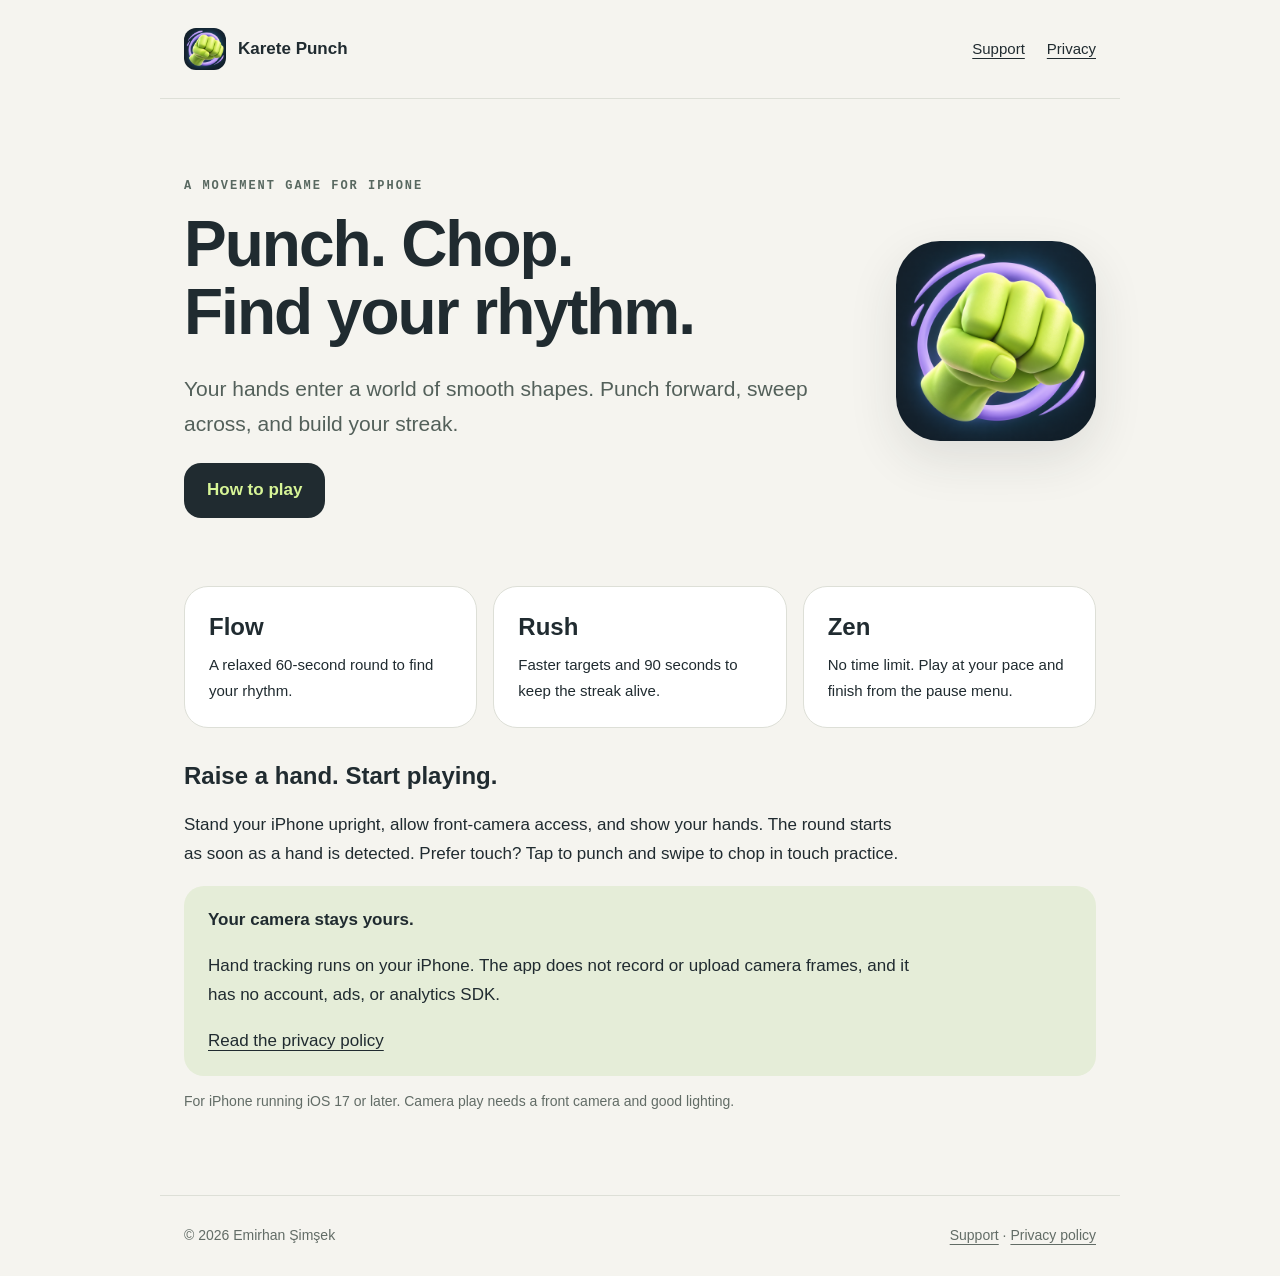
<file: index.html>
<!doctype html>
<html lang="en"><head><meta charset="utf-8"><meta name="viewport" content="width=device-width,initial-scale=1"><title>Your hands. Your game. · Karete Punch</title><meta name="description" content="Karete Punch is an iPhone game with camera-tracked punches, karate chops, smooth targets, and touch practice."><link rel="icon" href="assets/icon.png"><link rel="stylesheet" href="assets/style.css"></head><body>
<header><a class="brand" href="index.html"><img src="assets/icon.png" alt=""><span>Karete Punch</span></a><nav aria-label="Main navigation"><a href="support.html">Support</a><a href="privacy.html">Privacy</a></nav></header>
<main><section class="hero"><div><p class="eyebrow">A movement game for iPhone</p><h1>Punch. Chop.<br>Find your rhythm.</h1><p class="lead">Your hands enter a world of smooth shapes. Punch forward, sweep across, and build your streak.</p><a class="button" href="support.html">How to play</a></div><img src="assets/icon.png" alt="Karete Punch app icon"></section>
<section class="cards" aria-label="Game modes"><article class="card"><h2>Flow</h2><p>A relaxed 60-second round to find your rhythm.</p></article><article class="card"><h2>Rush</h2><p>Faster targets and 90 seconds to keep the streak alive.</p></article><article class="card"><h2>Zen</h2><p>No time limit. Play at your pace and finish from the pause menu.</p></article></section>
<h2>Raise a hand. Start playing.</h2><p>Stand your iPhone upright, allow front-camera access, and show your hands. The round starts as soon as a hand is detected. Prefer touch? Tap to punch and swipe to chop in touch practice.</p><div class="note"><strong>Your camera stays yours.</strong><p>Hand tracking runs on your iPhone. The app does not record or upload camera frames, and it has no account, ads, or analytics SDK.</p><a href="privacy.html">Read the privacy policy</a></div><p class="small">For iPhone running iOS 17 or later. Camera play needs a front camera and good lighting.</p></main><footer><span>© 2026 Emirhan Şimşek</span><span><a href="support.html">Support</a> · <a href="privacy.html">Privacy policy</a></span></footer></body></html>
</file>
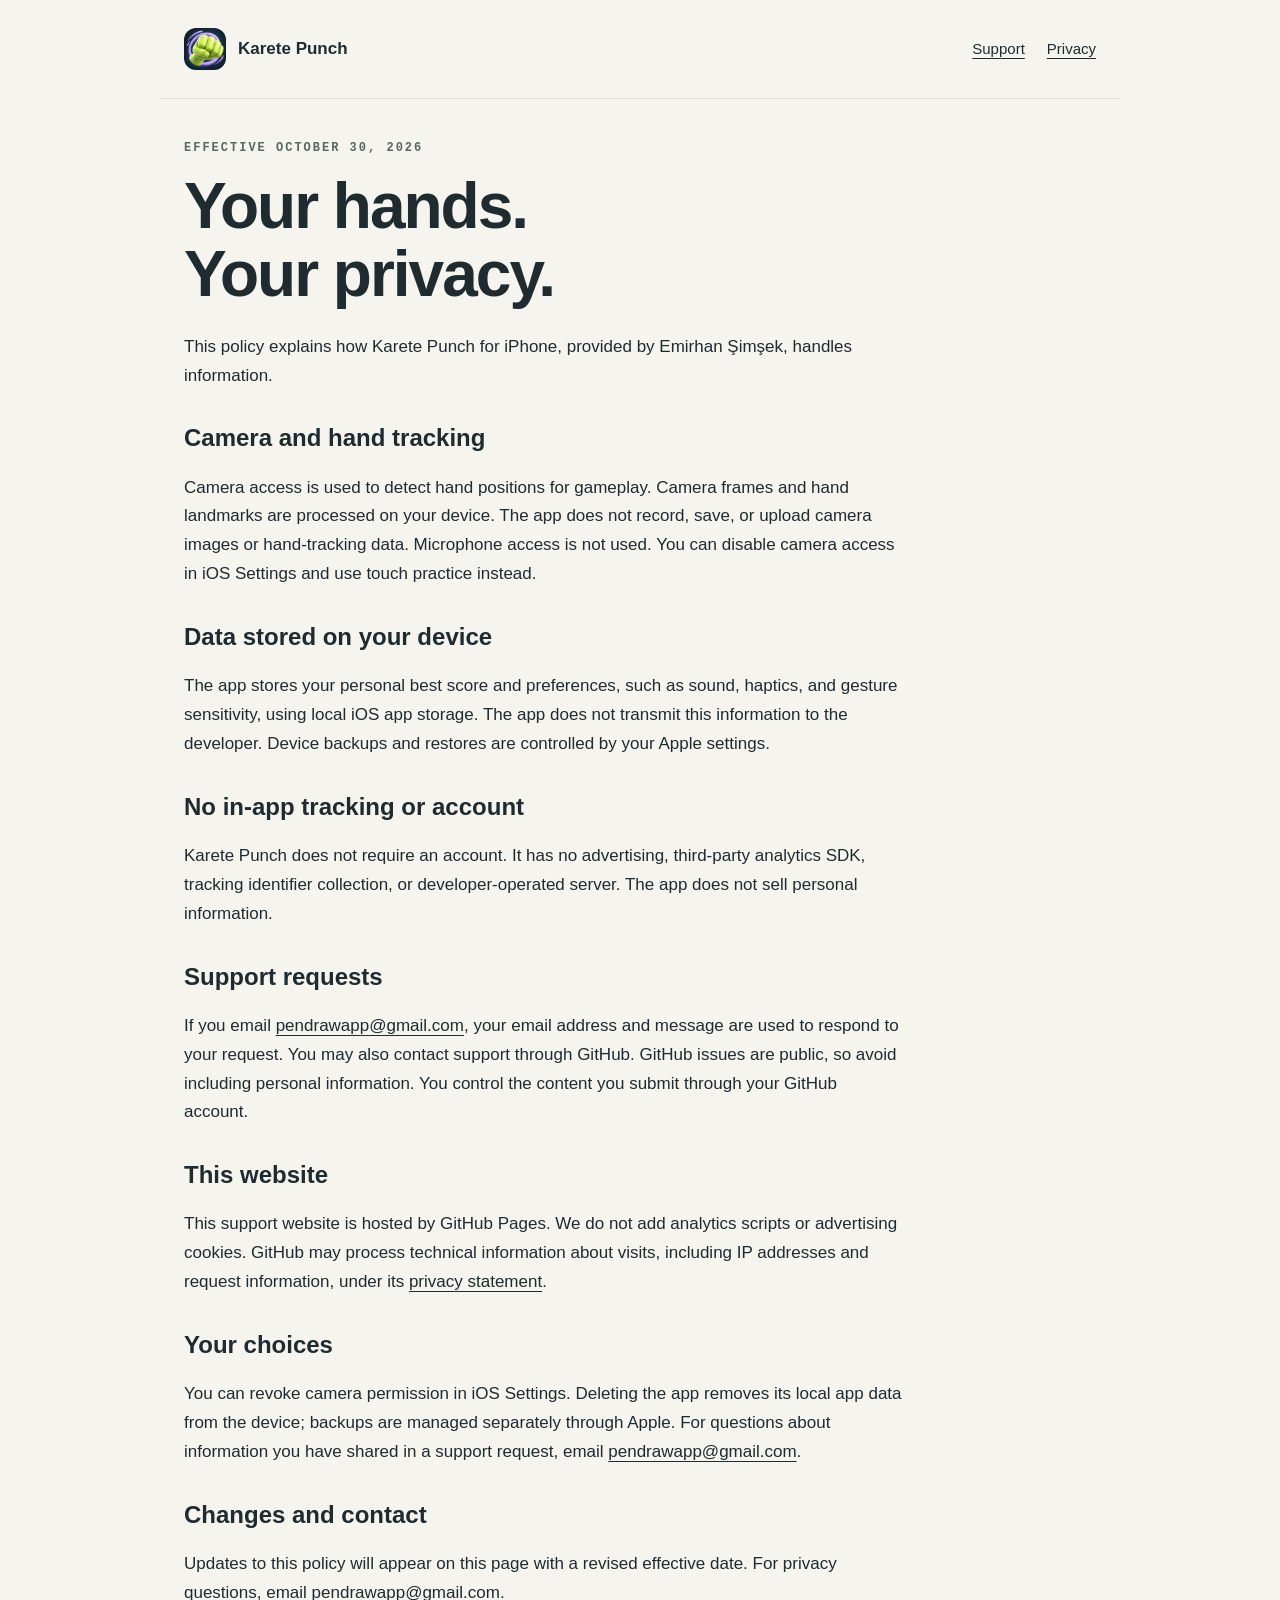
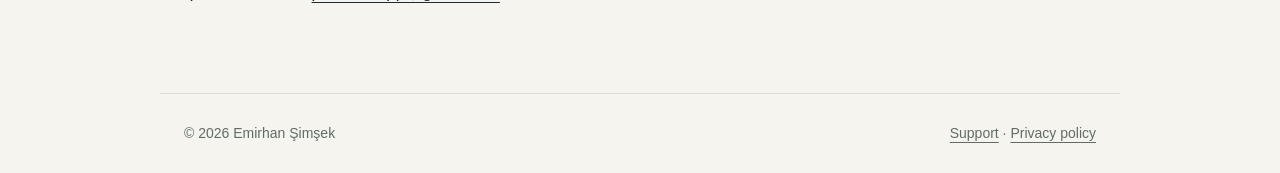
<file: privacy.html>
<!doctype html>
<html lang="en"><head><meta charset="utf-8"><meta name="viewport" content="width=device-width,initial-scale=1"><title>Privacy policy · Karete Punch</title><meta name="description" content="How Karete Punch handles camera processing, local preferences, support requests, and website data."><link rel="icon" href="assets/icon.png"><link rel="stylesheet" href="assets/style.css"></head><body>
<header><a class="brand" href="index.html"><img src="assets/icon.png" alt=""><span>Karete Punch</span></a><nav aria-label="Main navigation"><a href="support.html">Support</a><a href="privacy.html">Privacy</a></nav></header>
<main><p class="eyebrow">Effective October 30, 2026</p><h1>Your hands.<br>Your privacy.</h1><p>This policy explains how Karete Punch for iPhone, provided by Emirhan Şimşek, handles information.</p><h2>Camera and hand tracking</h2><p>Camera access is used to detect hand positions for gameplay. Camera frames and hand landmarks are processed on your device. The app does not record, save, or upload camera images or hand-tracking data. Microphone access is not used. You can disable camera access in iOS Settings and use touch practice instead.</p><h2>Data stored on your device</h2><p>The app stores your personal best score and preferences, such as sound, haptics, and gesture sensitivity, using local iOS app storage. The app does not transmit this information to the developer. Device backups and restores are controlled by your Apple settings.</p><h2>No in-app tracking or account</h2><p>Karete Punch does not require an account. It has no advertising, third-party analytics SDK, tracking identifier collection, or developer-operated server. The app does not sell personal information.</p><h2>Support requests</h2><p>If you email <a href="mailto:pendrawapp@gmail.com">pendrawapp@gmail.com</a>, your email address and message are used to respond to your request. You may also contact support through GitHub. GitHub issues are public, so avoid including personal information. You control the content you submit through your GitHub account.</p><h2>This website</h2><p>This support website is hosted by GitHub Pages. We do not add analytics scripts or advertising cookies. GitHub may process technical information about visits, including IP addresses and request information, under its <a href="https://docs.github.com/en/site-policy/privacy-policies/github-general-privacy-statement">privacy statement</a>.</p><h2>Your choices</h2><p>You can revoke camera permission in iOS Settings. Deleting the app removes its local app data from the device; backups are managed separately through Apple. For questions about information you have shared in a support request, email <a href="mailto:pendrawapp@gmail.com">pendrawapp@gmail.com</a>.</p><h2>Changes and contact</h2><p>Updates to this policy will appear on this page with a revised effective date. For privacy questions, email <a href="mailto:pendrawapp@gmail.com">pendrawapp@gmail.com</a>.</p></main><footer><span>© 2026 Emirhan Şimşek</span><span><a href="support.html">Support</a> · <a href="privacy.html">Privacy policy</a></span></footer></body></html>
</file>
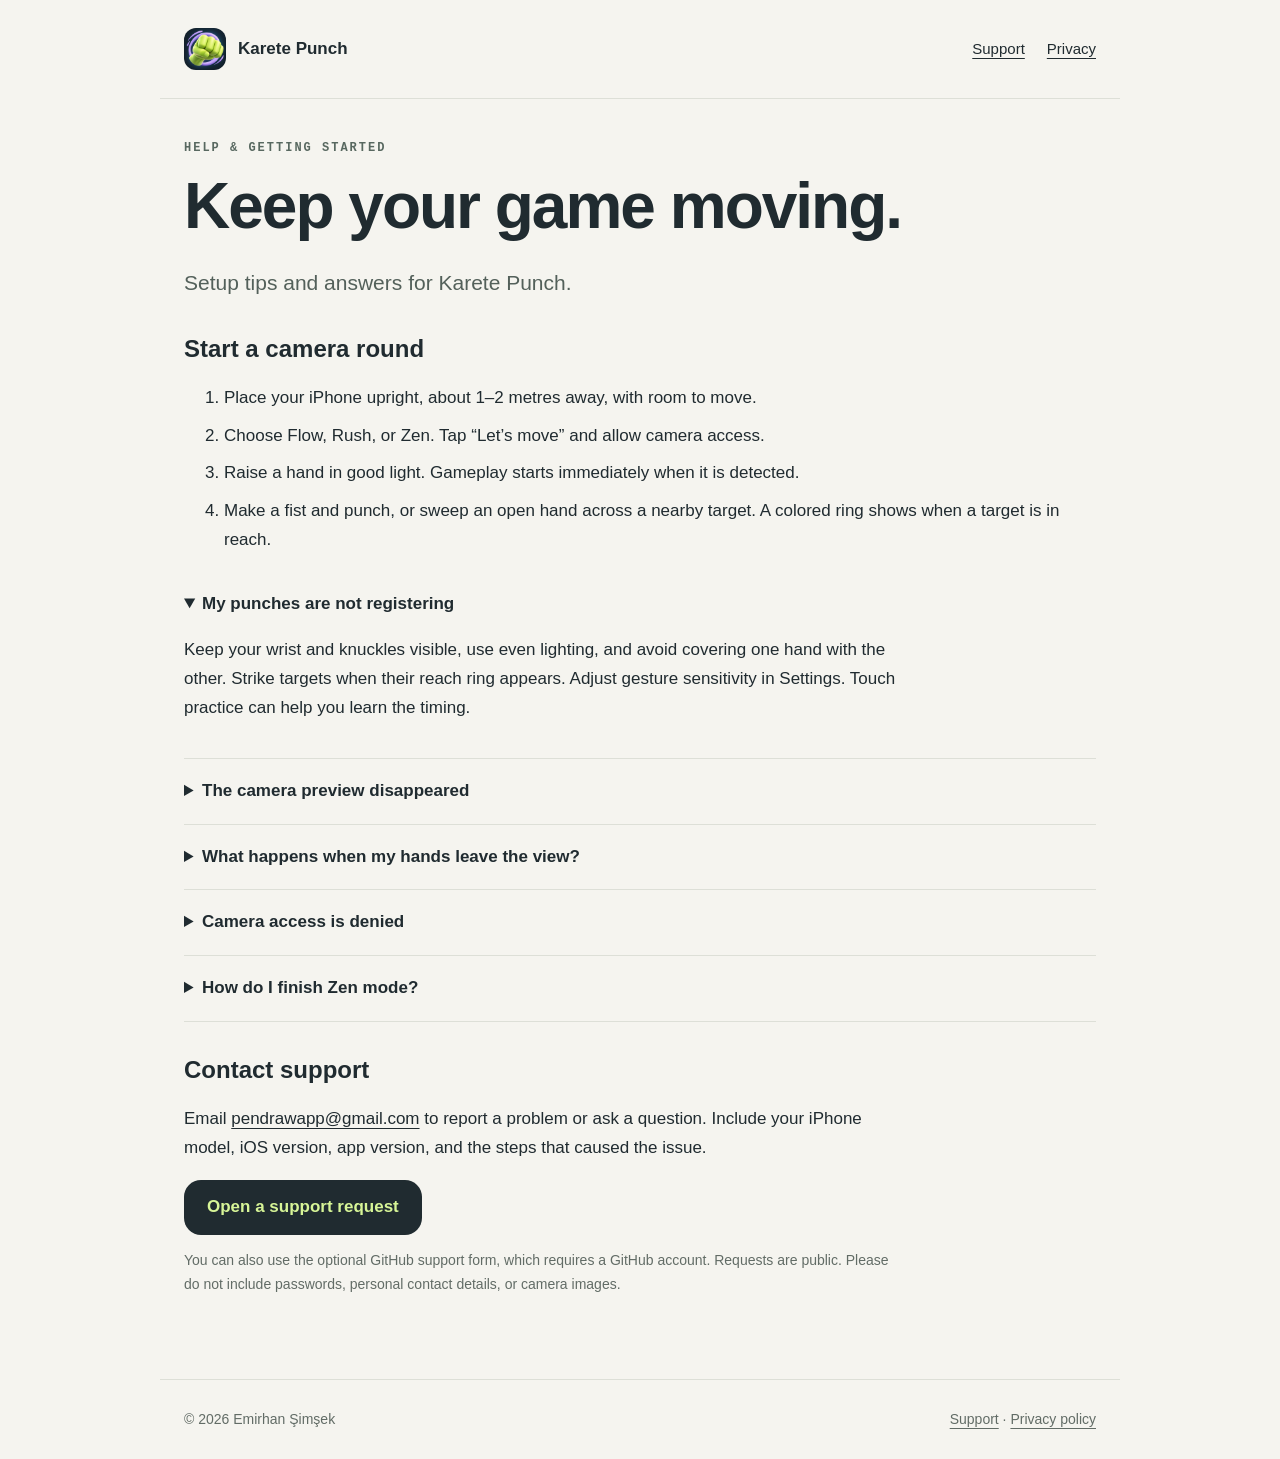
<file: support.html>
<!doctype html>
<html lang="en"><head><meta charset="utf-8"><meta name="viewport" content="width=device-width,initial-scale=1"><title>Support · Karete Punch</title><meta name="description" content="Setup help, hand-tracking tips, camera permissions, and support for Karete Punch."><link rel="icon" href="assets/icon.png"><link rel="stylesheet" href="assets/style.css"></head><body>
<header><a class="brand" href="index.html"><img src="assets/icon.png" alt=""><span>Karete Punch</span></a><nav aria-label="Main navigation"><a href="support.html">Support</a><a href="privacy.html">Privacy</a></nav></header>
<main><p class="eyebrow">Help &amp; getting started</p><h1>Keep your game moving.</h1><p class="lead">Setup tips and answers for Karete Punch.</p><h2>Start a camera round</h2><ol><li>Place your iPhone upright, about 1–2 metres away, with room to move.</li><li>Choose Flow, Rush, or Zen. Tap “Let’s move” and allow camera access.</li><li>Raise a hand in good light. Gameplay starts immediately when it is detected.</li><li>Make a fist and punch, or sweep an open hand across a nearby target. A colored ring shows when a target is in reach.</li></ol>
<details open><summary>My punches are not registering</summary><p>Keep your wrist and knuckles visible, use even lighting, and avoid covering one hand with the other. Strike targets when their reach ring appears. Adjust gesture sensitivity in Settings. Touch practice can help you learn the timing.</p></details>
<details><summary>The camera preview disappeared</summary><p>The small preview hides after five seconds. Tap the camera button at the bottom right to show it again. Hand tracking continues while it is hidden.</p></details>
<details><summary>What happens when my hands leave the view?</summary><p>The round continues: the timer, targets, and misses keep advancing. Your virtual hands reappear when the camera detects them. Use Pause when you want a break.</p></details>
<details><summary>Camera access is denied</summary><p>Open your iPhone’s Settings, find Karete Punch under Apps, and enable Camera. You can also play touch practice without camera access.</p></details>
<details><summary>How do I finish Zen mode?</summary><p>Tap Pause, then “Finish this round.” You can resume a paused round even when your hands are not visible.</p></details>
<h2>Contact support</h2><p>Email <a href="mailto:pendrawapp@gmail.com">pendrawapp@gmail.com</a> to report a problem or ask a question. Include your iPhone model, iOS version, app version, and the steps that caused the issue.</p><a class="button" href="https://github.com/Emirhan777/karete-punch-support/issues/new/choose">Open a support request</a><p class="small">You can also use the optional GitHub support form, which requires a GitHub account. Requests are public. Please do not include passwords, personal contact details, or camera images.</p></main><footer><span>© 2026 Emirhan Şimşek</span><span><a href="support.html">Support</a> · <a href="privacy.html">Privacy policy</a></span></footer></body></html>
</file>
<file: assets/style.css>
*{box-sizing:border-box}body{margin:0;background:#f5f4ef;color:#202b30;font:17px/1.7 -apple-system,BlinkMacSystemFont,"Segoe UI",sans-serif}a{color:inherit;text-underline-offset:4px}a:focus-visible{outline:3px solid #6c52b0;outline-offset:5px}header,main,footer{max-width:960px;margin:auto;padding:28px 24px}header{display:flex;align-items:center;justify-content:space-between;gap:24px;border-bottom:1px solid #dddfd7}nav{display:flex;gap:22px;flex-wrap:wrap;font-size:15px}.brand{display:flex;align-items:center;gap:12px;font-weight:750;text-decoration:none}.brand img{width:42px;height:42px;border-radius:12px}.eyebrow{font:700 12px/1.5 ui-monospace,monospace;letter-spacing:2px;text-transform:uppercase;color:#586860}h1{font-size:clamp(36px,7vw,64px);line-height:1.06;letter-spacing:-2px;margin:16px 0 24px}h2{font-size:24px;line-height:1.3;margin-top:32px}p{max-width:720px}.hero{display:grid;grid-template-columns:1fr 200px;align-items:center;gap:40px;padding:38px 0}.hero img{width:200px;border-radius:44px;box-shadow:0 18px 50px #202b301c}.lead{font-size:21px;color:#53605a}.button{display:inline-block;padding:13px 23px;border-radius:17px;background:#202b30;color:#d7f597;text-decoration:none;font-weight:650}.cards{display:grid;grid-template-columns:repeat(3,1fr);gap:16px;margin:30px 0}.card{padding:24px;background:white;border:1px solid #dddfd7;border-radius:24px}.card h2{margin:0 0 10px}.card p{font-size:15px;margin:0}.note{background:#e5edd8;border-radius:20px;padding:20px 24px}.small,footer{font-size:14px;color:#626c66}footer{border-top:1px solid #dddfd7;margin-top:40px;display:flex;justify-content:space-between;gap:20px}li{margin:9px 0}details{border-bottom:1px solid #dddfd7;padding:18px 0}summary{cursor:pointer;font-weight:650}@media(max-width:620px){header{align-items:flex-start;flex-direction:column;gap:16px}.hero{grid-template-columns:1fr;gap:24px}.hero img{width:120px;grid-row:1;border-radius:28px}.cards{grid-template-columns:1fr}footer{flex-direction:column}h1{letter-spacing:-1px}}
</file>
